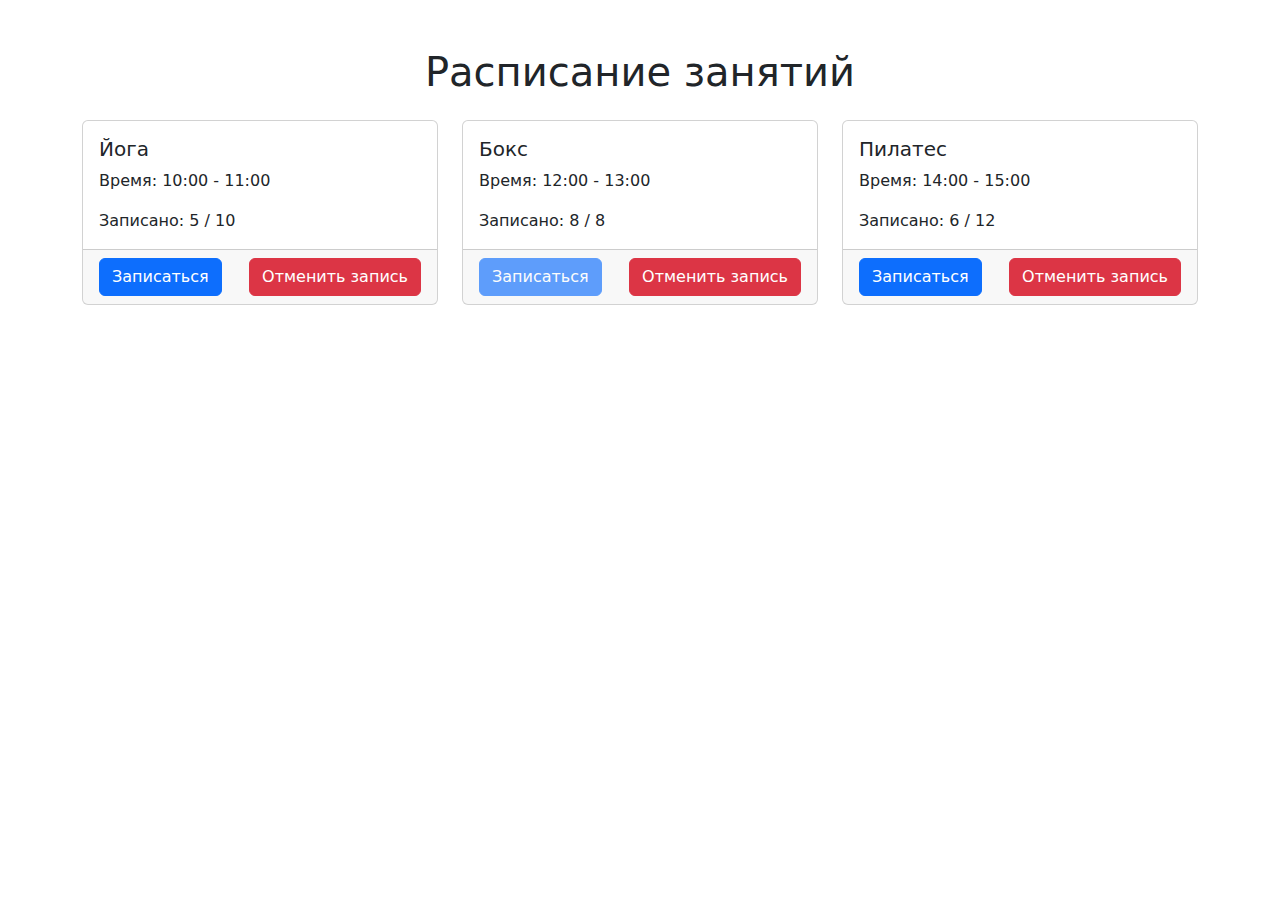
<file: hw1/index.html>
<!DOCTYPE html>
<html lang="ru">
<head>
    <meta charset="UTF-8">
    <meta name="viewport" content="width=device-width, initial-scale=1.0">
    <title>Расписание занятий</title>
    <link href="https://cdn.jsdelivr.net/npm/bootstrap@5.3.0/dist/css/bootstrap.min.css" rel="stylesheet">
</head>
<body>
    <!-- Вы разрабатываете веб-страницу для отображения расписания занятий в спортивном клубе. Каждое занятие имеет название, время проведения, максимальное количество участников и текущее количество записанных участников.
    1. Создайте веб-страницу с заголовком "Расписание занятий" и областью для отображения занятий.
    2. Загрузите информацию о занятиях из предоставленных JSON-данных. Каждое занятие должно отображаться на странице с указанием его названия, времени проведения, максимального количества участников и текущего количества записанных участников.    
    3. Пользователь может нажать на кнопку "Записаться" для записи на занятие. Если максимальное количество участников уже достигнуто, кнопка "Записаться" становится неактивной.
    4. После успешной записи пользователя на занятие, обновите количество записанных участников и состояние кнопки "Записаться".
    5. Запись пользователя на занятие можно отменить путем нажатия на кнопку "Отменить запись". После отмены записи, обновите количество записанных участников и состояние кнопки.
    6. Все изменения (запись, отмена записи) должны сохраняться и отображаться в реальном времени на странице.
    7. При разработке используйте Bootstrap для стилизации элементов.-->
    <div class="container mt-5">
        <h1 class="text-center">Расписание занятий</h1>
        <div id="schedule" class="row mt-4"></div>
    </div>
    
    <script>
        document.addEventListener("DOMContentLoaded", function () {
            const classes = [
                { id: 1, name: "Йога", time: "10:00 - 11:00", maxParticipants: 10, currentParticipants: 5 },
                { id: 2, name: "Бокс", time: "12:00 - 13:00", maxParticipants: 8, currentParticipants: 8 },
                { id: 3, name: "Пилатес", time: "14:00 - 15:00", maxParticipants: 12, currentParticipants: 6 }
            ];

            function renderSchedule() {
                const scheduleContainer = document.getElementById("schedule");
                scheduleContainer.innerHTML = "";
                
                classes.forEach(classItem => {
                    const isFull = classItem.currentParticipants >= classItem.maxParticipants;
                    const card = document.createElement("div");
                    card.className = "col-md-4 mb-4";
                    card.innerHTML = `
                        <div class="card h-100 d-flex flex-column justify-content-between">
                            <div class="card-body">
                                <h5 class="card-title">${classItem.name}</h5>
                                <p class="card-text">Время: ${classItem.time}</p>
                                <p class="card-text">Записано: ${classItem.currentParticipants} / ${classItem.maxParticipants}</p>
                            </div>
                            <div class="card-footer d-flex justify-content-between">
                                <button class="btn btn-primary" ${isFull ? "disabled" : ""} onclick="enroll(${classItem.id})">Записаться</button>
                                <button class="btn btn-danger" ${classItem.currentParticipants > 0 ? "" : "disabled"} onclick="cancelEnrollment(${classItem.id})">Отменить запись</button>
                            </div>
                        </div>
                    `;
                    scheduleContainer.appendChild(card);
                });
            }

            window.enroll = function (id) {
                const classItem = classes.find(c => c.id === id);
                if (classItem && classItem.currentParticipants < classItem.maxParticipants) {
                    classItem.currentParticipants++;
                    renderSchedule();
                }
            };

            window.cancelEnrollment = function (id) {
                const classItem = classes.find(c => c.id === id);
                if (classItem && classItem.currentParticipants > 0) {
                    classItem.currentParticipants--;
                    renderSchedule();
                }
            };
            
            renderSchedule();
        });
    </script>
</body>
</html>
</file>
